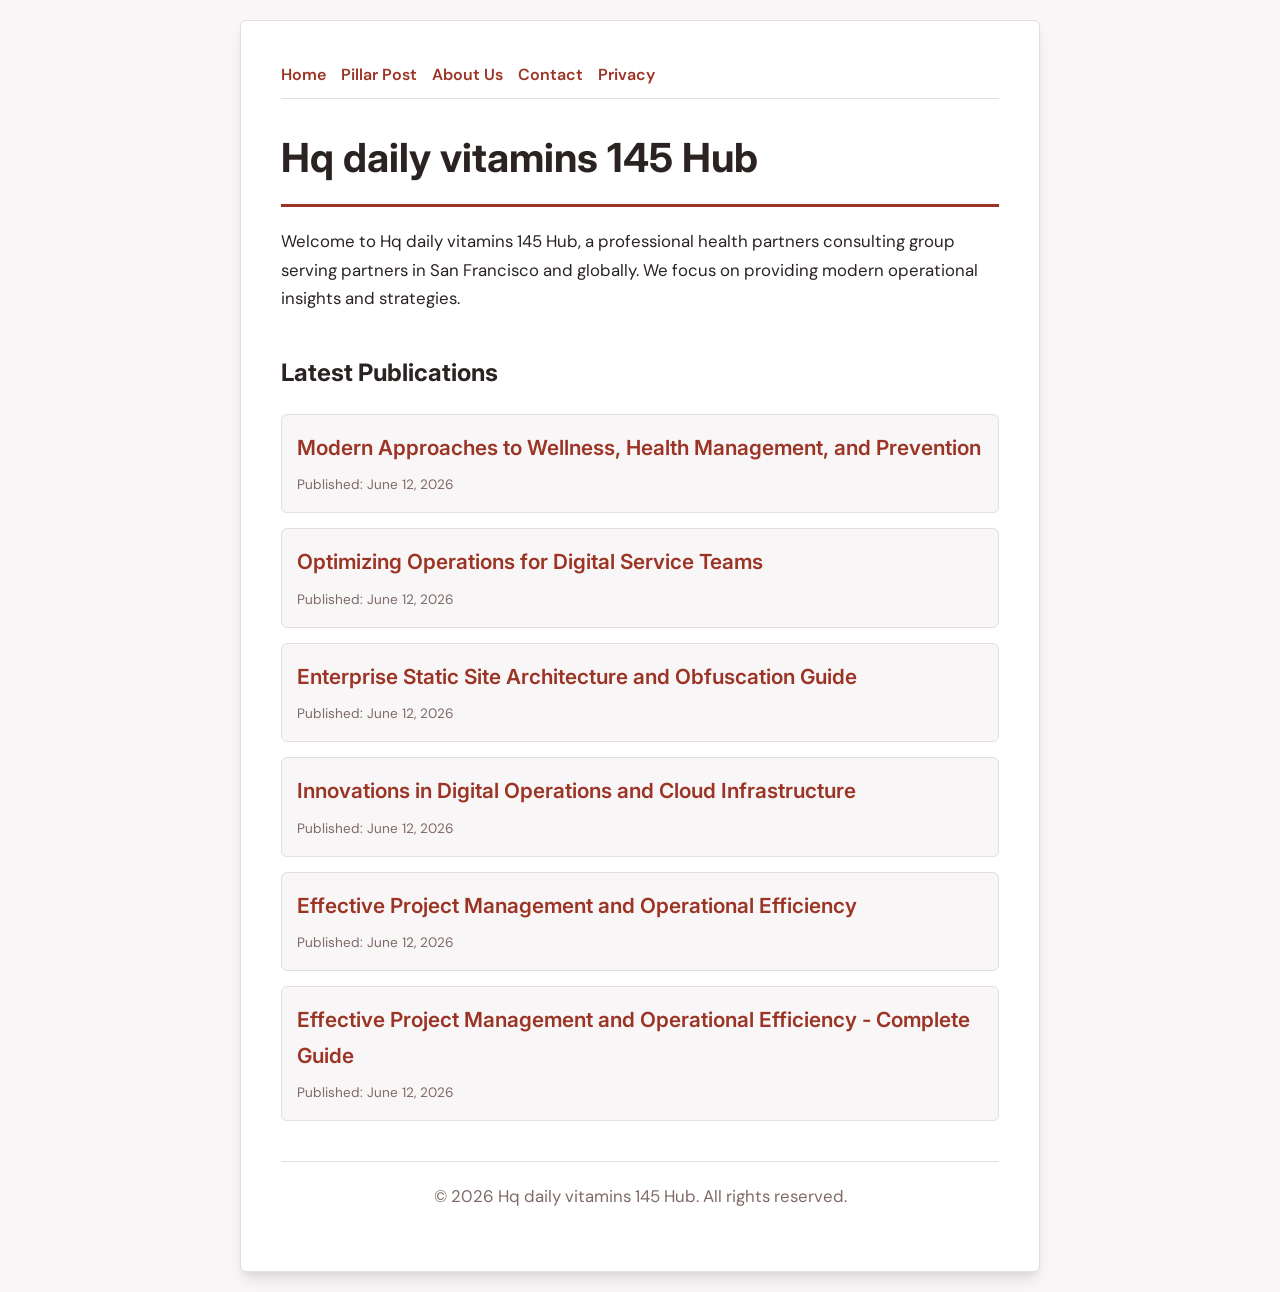
<file: index.html>
<!DOCTYPE html>
<html lang="en">
<head>
    <meta charset="UTF-8">
    <meta name="viewport" content="width=device-width, initial-scale=1.0">
    <title>Hq daily vitamins 145 Hub | Health Partners - San Francisco</title>
    <meta name="description" content="Welcome to Hq daily vitamins 145 Hub, a professional health partners consulting group serving partners in San Francisco and globally. We focus on providing modern operational insights and strategies.">
    <meta name="geo.region" content="US-CA" />
    <meta name="geo.placename" content="San Francisco" />
    <meta name="geo.position" content="37.7749;-122.4194" />
    <meta name="ICBM" content="37.7749, -122.4194" />
    <link rel="stylesheet" href="style.css">
    <script type="application/ld+json">
{
  "@context": "https://schema.org",
  "@type": "LocalBusiness",
  "name": "Hq daily vitamins 145 Hub",
  "url": "https://hq-daily-vitamins-145.github.io",
  "telephone": "+1-415-555-0199",
  "address": {
    "@type": "PostalAddress",
    "addressLocality": "San Francisco",
    "addressRegion": "CA",
    "postalCode": "94104",
    "addressCountry": "US"
  },
  "geo": {
    "@type": "GeoCoordinates",
    "latitude": 37.7749,
    "longitude": -122.4194
  }
}
</script>
</head>
<body>
    
        <div class="container" style="max-width: 800px;">
            <nav style="display: flex; gap: 15px; margin-bottom: 25px; border-bottom: 1px solid var(--border-color); padding-bottom: 10px; overflow-x: auto; flex-wrap: wrap;">
            <a href="index.html">Home</a>
            <a href="modern-approaches-to-wellness-health-management-and-prevention.html">Pillar Post</a>
            <a href="about.html">About Us</a>
            <a href="contact.html">Contact</a>
            <a href="privacy.html">Privacy</a>
        </nav>
            <h1>Hq daily vitamins 145 Hub</h1>
            <p>Welcome to Hq daily vitamins 145 Hub, a professional health partners consulting group serving partners in San Francisco and globally. We focus on providing modern operational insights and strategies.</p>
            <h2 style="margin-top: 40px;">Latest Publications</h2>
            <ul style="list-style-type: none; padding-left: 0;">
                <li style="background: var(--bg-color); padding: 15px; border-radius: var(--border-radius); border: 1px solid var(--border-color); margin-bottom: 15px;">
                <h3 style="margin-bottom: 5px; font-size: 1.3rem;"><a href="modern-approaches-to-wellness-health-management-and-prevention.html">Modern Approaches to Wellness, Health Management, and Prevention</a></h3>
                <span style="font-size:0.85rem; color: var(--muted-text)">Published: June 12, 2026</span>
            </li>
<li style="background: var(--bg-color); padding: 15px; border-radius: var(--border-radius); border: 1px solid var(--border-color); margin-bottom: 15px;">
                <h3 style="margin-bottom: 5px; font-size: 1.3rem;"><a href="optimizing-operations-for-digital-service-teams.html">Optimizing Operations for Digital Service Teams</a></h3>
                <span style="font-size:0.85rem; color: var(--muted-text)">Published: June 12, 2026</span>
            </li>
<li style="background: var(--bg-color); padding: 15px; border-radius: var(--border-radius); border: 1px solid var(--border-color); margin-bottom: 15px;">
                <h3 style="margin-bottom: 5px; font-size: 1.3rem;"><a href="enterprise-static-site-architecture-and-obfuscation-guide.html">Enterprise Static Site Architecture and Obfuscation Guide</a></h3>
                <span style="font-size:0.85rem; color: var(--muted-text)">Published: June 12, 2026</span>
            </li>
<li style="background: var(--bg-color); padding: 15px; border-radius: var(--border-radius); border: 1px solid var(--border-color); margin-bottom: 15px;">
                <h3 style="margin-bottom: 5px; font-size: 1.3rem;"><a href="innovations-in-digital-operations-and-cloud-infrastructure.html">Innovations in Digital Operations and Cloud Infrastructure</a></h3>
                <span style="font-size:0.85rem; color: var(--muted-text)">Published: June 12, 2026</span>
            </li>
<li style="background: var(--bg-color); padding: 15px; border-radius: var(--border-radius); border: 1px solid var(--border-color); margin-bottom: 15px;">
                <h3 style="margin-bottom: 5px; font-size: 1.3rem;"><a href="effective-project-management-and-operational-efficiency.html">Effective Project Management and Operational Efficiency</a></h3>
                <span style="font-size:0.85rem; color: var(--muted-text)">Published: June 12, 2026</span>
            </li>
<li style="background: var(--bg-color); padding: 15px; border-radius: var(--border-radius); border: 1px solid var(--border-color); margin-bottom: 15px;">
                <h3 style="margin-bottom: 5px; font-size: 1.3rem;"><a href="effective-project-management-and-operational-efficiency-complete-guide.html">Effective Project Management and Operational Efficiency - Complete Guide</a></h3>
                <span style="font-size:0.85rem; color: var(--muted-text)">Published: June 12, 2026</span>
            </li>

            </ul>
            <footer>
                <p>&copy; 2026 Hq daily vitamins 145 Hub. All rights reserved.</p>
            </footer>
        </div>
        
</body>
</html>
</file>
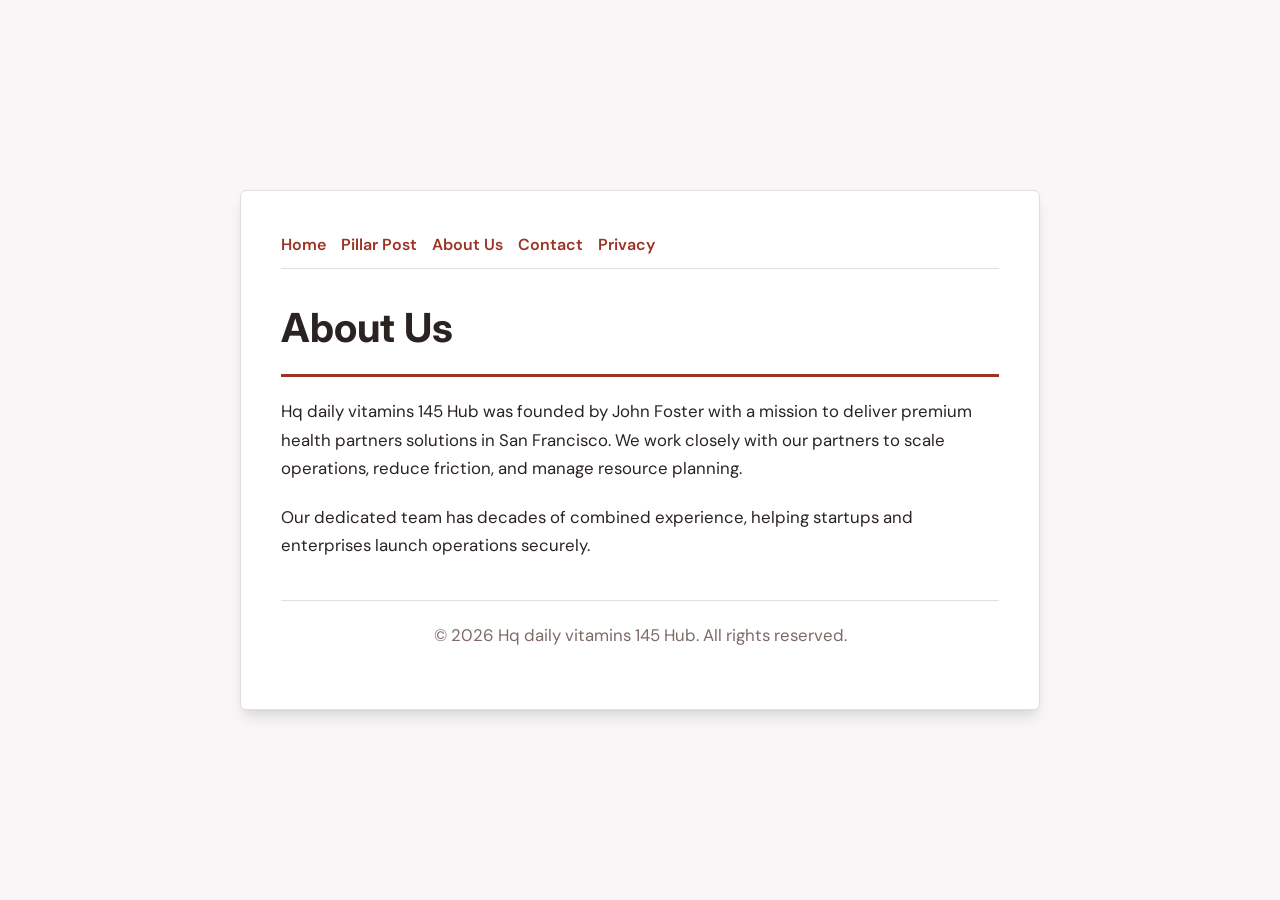
<file: about.html>
<!DOCTYPE html>
<html lang="en">
<head>
    <meta charset="UTF-8">
    <meta name="viewport" content="width=device-width, initial-scale=1.0">
    <title>About Us | Hq daily vitamins 145 Hub</title>
    <meta name="description" content="Hq daily vitamins 145 Hub was founded by John Foster with a mission to deliver premium health partners solutions in San Francisco. We work closely with our partners to scale operations, reduce friction, and manage resource planning.">
    <meta name="geo.region" content="US-CA" />
    <meta name="geo.placename" content="San Francisco" />
    <meta name="geo.position" content="37.7749;-122.4194" />
    <meta name="ICBM" content="37.7749, -122.4194" />
    <link rel="stylesheet" href="style.css">
</head>
<body>
    
        <div class="container" style="max-width: 800px;">
            <nav style="display: flex; gap: 15px; margin-bottom: 25px; border-bottom: 1px solid var(--border-color); padding-bottom: 10px; overflow-x: auto; flex-wrap: wrap;">
            <a href="index.html">Home</a>
            <a href="modern-approaches-to-wellness-health-management-and-prevention.html">Pillar Post</a>
            <a href="about.html">About Us</a>
            <a href="contact.html">Contact</a>
            <a href="privacy.html">Privacy</a>
        </nav>
            <h1>About Us</h1>
            <p>Hq daily vitamins 145 Hub was founded by John Foster with a mission to deliver premium health partners solutions in San Francisco. We work closely with our partners to scale operations, reduce friction, and manage resource planning.</p>
            <p>Our dedicated team has decades of combined experience, helping startups and enterprises launch operations securely.</p>
            <footer>
                <p>&copy; 2026 Hq daily vitamins 145 Hub. All rights reserved.</p>
            </footer>
        </div>
        
</body>
</html>
</file>
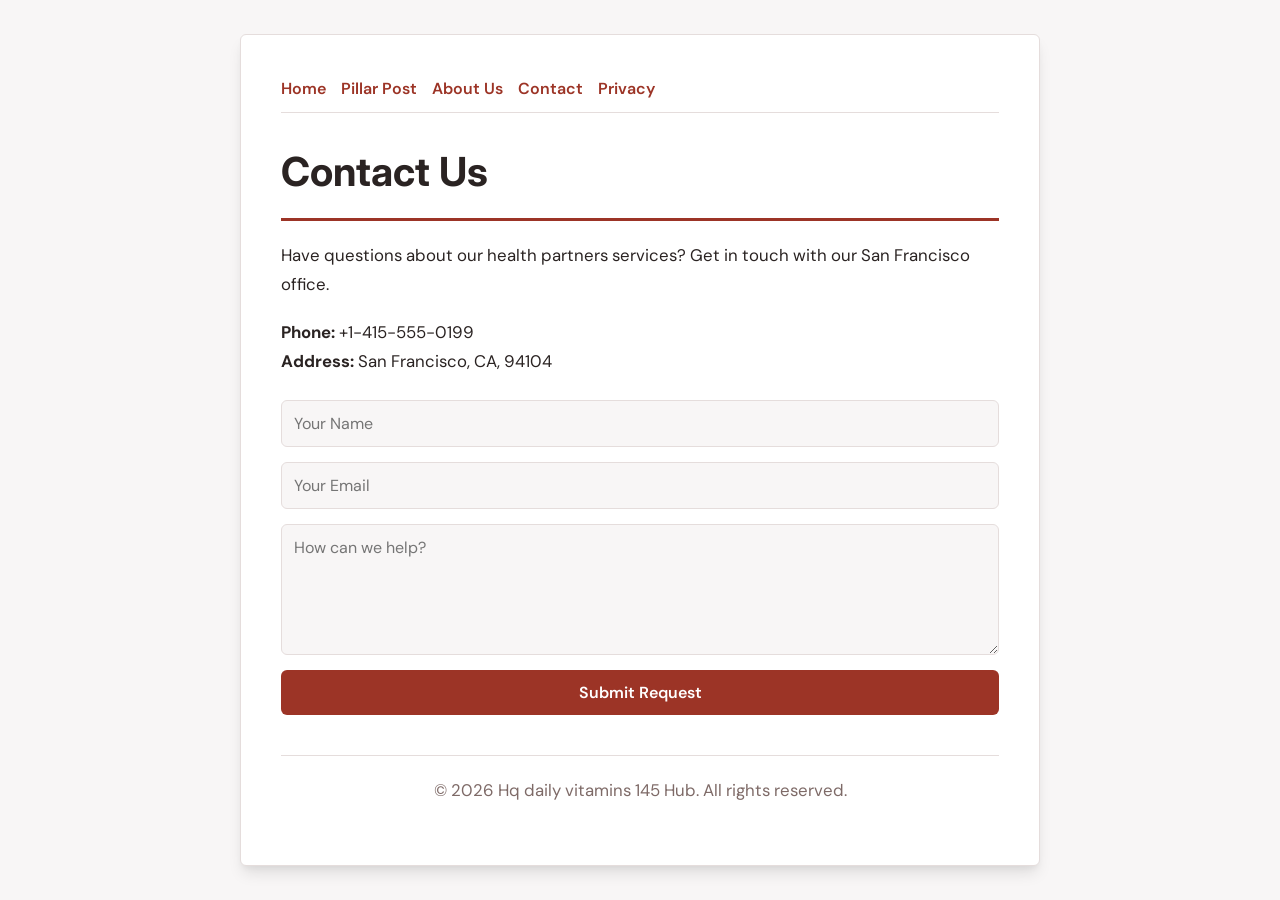
<file: contact.html>
<!DOCTYPE html>
<html lang="en">
<head>
    <meta charset="UTF-8">
    <meta name="viewport" content="width=device-width, initial-scale=1.0">
    <title>Contact Us | Hq daily vitamins 145 Hub</title>
    <meta name="description" content="Have questions about our health partners services? Get in touch with our San Francisco office.">
    <meta name="geo.region" content="US-CA" />
    <meta name="geo.placename" content="San Francisco" />
    <meta name="geo.position" content="37.7749;-122.4194" />
    <meta name="ICBM" content="37.7749, -122.4194" />
    <link rel="stylesheet" href="style.css">
</head>
<body>
    
        <div class="container" style="max-width: 800px;">
            <nav style="display: flex; gap: 15px; margin-bottom: 25px; border-bottom: 1px solid var(--border-color); padding-bottom: 10px; overflow-x: auto; flex-wrap: wrap;">
            <a href="index.html">Home</a>
            <a href="modern-approaches-to-wellness-health-management-and-prevention.html">Pillar Post</a>
            <a href="about.html">About Us</a>
            <a href="contact.html">Contact</a>
            <a href="privacy.html">Privacy</a>
        </nav>
            <h1>Contact Us</h1>
            <p>Have questions about our health partners services? Get in touch with our San Francisco office.</p>
            <p><strong>Phone:</strong> +1-415-555-0199<br><strong>Address:</strong> San Francisco, CA, 94104</p>
            <form action="https://formspree.io/f/placeholder" method="POST">
                <input type="text" name="name" placeholder="Your Name" required>
                <input type="email" name="email" placeholder="Your Email" required>
                <textarea name="message" placeholder="How can we help?" rows="5" required></textarea>
                <button type="submit">Submit Request</button>
            </form>
            <footer>
                <p>&copy; 2026 Hq daily vitamins 145 Hub. All rights reserved.</p>
            </footer>
        </div>
        
</body>
</html>
</file>
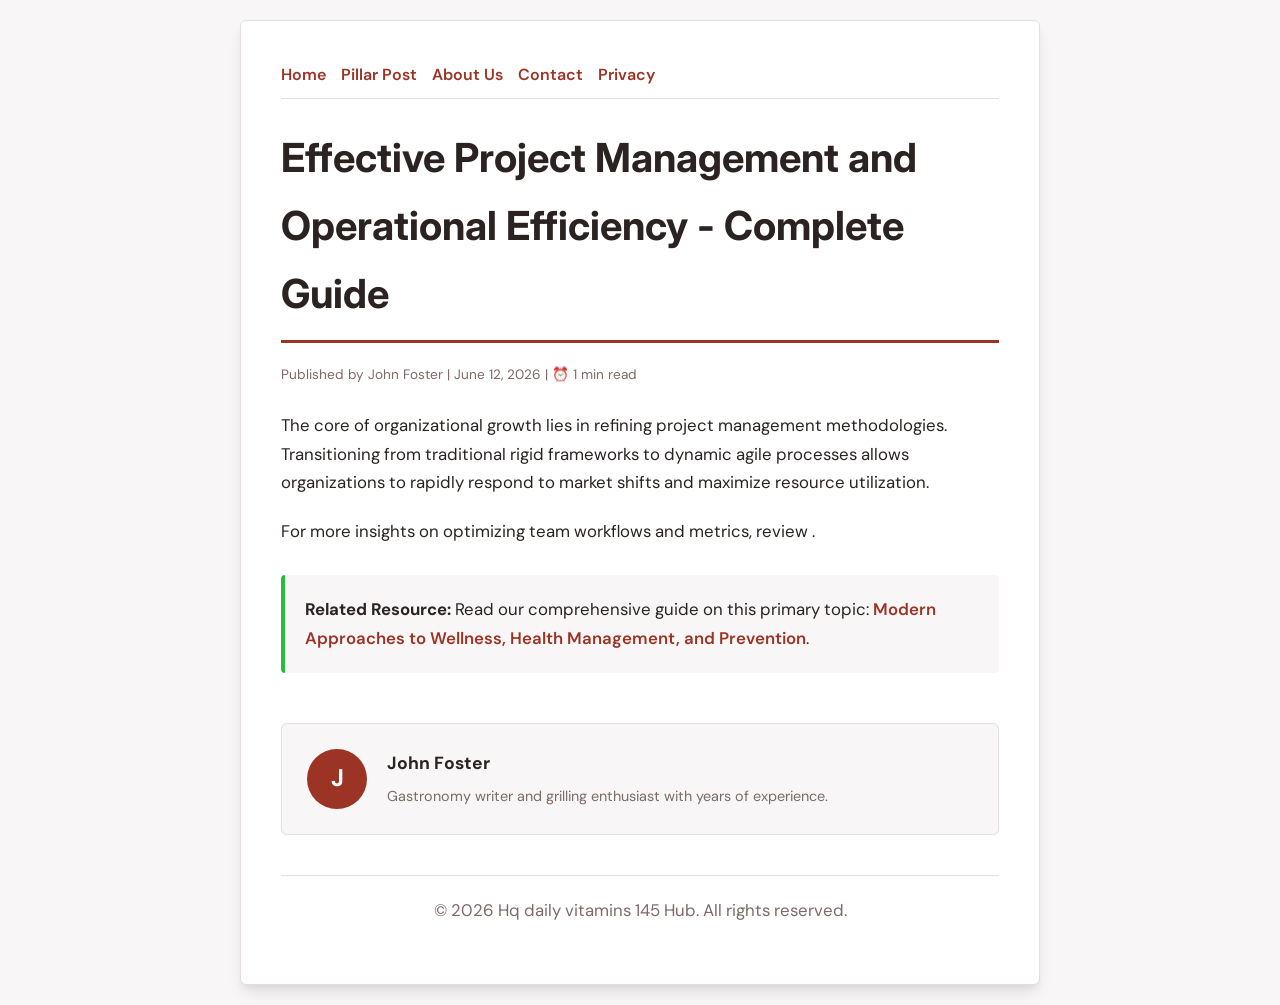
<file: effective-project-management-and-operational-efficiency-complete-guide.html>
<!DOCTYPE html>
<html lang="en">
<head>
    <meta charset="UTF-8">
    <meta name="viewport" content="width=device-width, initial-scale=1.0">
    <title>Effective Project Management and Operational Efficiency - Complete Guide - Hq daily vitamins 145 Hub</title>
    <meta name="description" content="Effective Project Management and Operational Efficiency - Complete Guide">
    <meta name="geo.region" content="US-CA" />
    <meta name="geo.placename" content="San Francisco" />
    <meta name="geo.position" content="37.7749;-122.4194" />
    <meta name="ICBM" content="37.7749, -122.4194" />
    <link rel="stylesheet" href="style.css">
</head>
<body>
    
            <div class="container" style="max-width: 800px;">
                <nav style="display: flex; gap: 15px; margin-bottom: 25px; border-bottom: 1px solid var(--border-color); padding-bottom: 10px; overflow-x: auto; flex-wrap: wrap;">
            <a href="index.html">Home</a>
            <a href="modern-approaches-to-wellness-health-management-and-prevention.html">Pillar Post</a>
            <a href="about.html">About Us</a>
            <a href="contact.html">Contact</a>
            <a href="privacy.html">Privacy</a>
        </nav>
                <h1>Effective Project Management and Operational Efficiency - Complete Guide</h1>
                <div style="font-size:0.85rem; color: var(--muted-text); margin-bottom: 25px;">
                    Published by John Foster | June 12, 2026 | ⏰ 1 min read
                </div>
                <article style="margin-top: 20px;">
                    <p>The core of organizational growth lies in refining project management methodologies. Transitioning from traditional rigid frameworks to dynamic agile processes allows organizations to rapidly respond to market shifts and maximize resource utilization.</p>
<p>For more insights on optimizing team workflows and metrics, review .</p>
                    <div class="link-resource" style="margin-top: 30px; padding: 20px; border-left: 4px solid var(--accent-color); background: var(--bg-color); border-radius: 4px;"><p style="margin: 0;"><strong>Related Resource:</strong> Read our comprehensive guide on this primary topic: <a href="modern-approaches-to-wellness-health-management-and-prevention.html">Modern Approaches to Wellness, Health Management, and Prevention</a>.</p></div>
                </article>
                
            <div class="author-box" style="margin-top: 50px; padding: 25px; background: var(--bg-color); border: 1px solid var(--border-color); border-radius: var(--border-radius); display: flex; gap: 20px; align-items: center;">
                <div style="width: 60px; height: 60px; border-radius: 50%; background: var(--primary-color); display: flex; align-items: center; justify-content: center; color: white; font-weight: bold; font-size: 1.5rem;">J</div>
                <div>
                    <h4 style="margin-bottom: 5px; font-weight: bold; font-size: 1.1rem;">John Foster</h4>
                    <p style="margin: 0; font-size: 0.9rem; color: var(--muted-text);">Gastronomy writer and grilling enthusiast with years of experience.</p>
                </div>
            </div>
            
                <footer>
                    <p>&copy; 2026 Hq daily vitamins 145 Hub. All rights reserved.</p>
                </footer>
            </div>
            
</body>
</html>
</file>
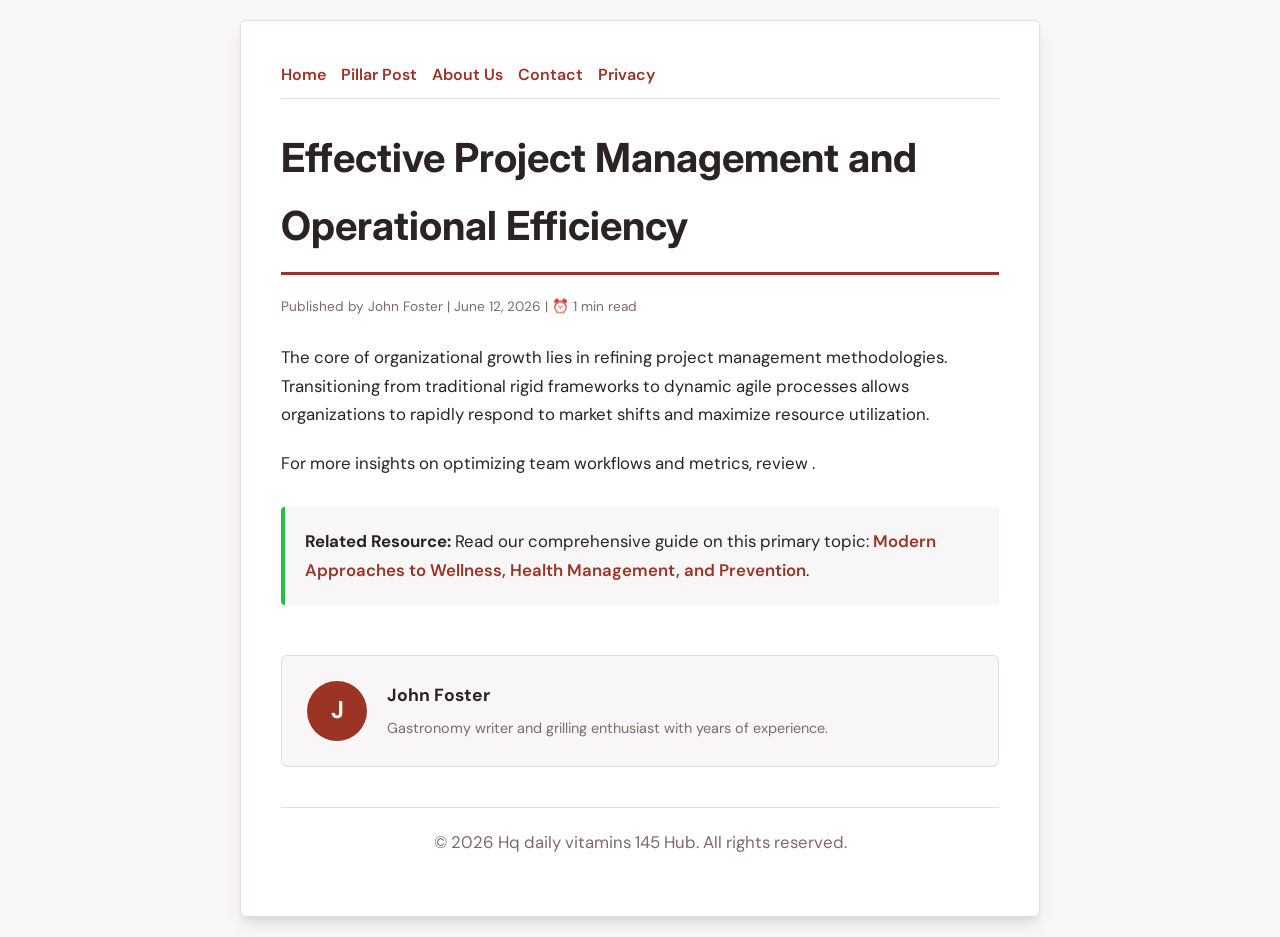
<file: effective-project-management-and-operational-efficiency.html>
<!DOCTYPE html>
<html lang="en">
<head>
    <meta charset="UTF-8">
    <meta name="viewport" content="width=device-width, initial-scale=1.0">
    <title>Effective Project Management and Operational Efficiency - Hq daily vitamins 145 Hub</title>
    <meta name="description" content="Effective Project Management and Operational Efficiency">
    <meta name="geo.region" content="US-CA" />
    <meta name="geo.placename" content="San Francisco" />
    <meta name="geo.position" content="37.7749;-122.4194" />
    <meta name="ICBM" content="37.7749, -122.4194" />
    <link rel="stylesheet" href="style.css">
</head>
<body>
    
            <div class="container" style="max-width: 800px;">
                <nav style="display: flex; gap: 15px; margin-bottom: 25px; border-bottom: 1px solid var(--border-color); padding-bottom: 10px; overflow-x: auto; flex-wrap: wrap;">
            <a href="index.html">Home</a>
            <a href="modern-approaches-to-wellness-health-management-and-prevention.html">Pillar Post</a>
            <a href="about.html">About Us</a>
            <a href="contact.html">Contact</a>
            <a href="privacy.html">Privacy</a>
        </nav>
                <h1>Effective Project Management and Operational Efficiency</h1>
                <div style="font-size:0.85rem; color: var(--muted-text); margin-bottom: 25px;">
                    Published by John Foster | June 12, 2026 | ⏰ 1 min read
                </div>
                <article style="margin-top: 20px;">
                    <p>The core of organizational growth lies in refining project management methodologies. Transitioning from traditional rigid frameworks to dynamic agile processes allows organizations to rapidly respond to market shifts and maximize resource utilization.</p>
<p>For more insights on optimizing team workflows and metrics, review .</p>
                    <div class="link-resource" style="margin-top: 30px; padding: 20px; border-left: 4px solid var(--accent-color); background: var(--bg-color); border-radius: 4px;"><p style="margin: 0;"><strong>Related Resource:</strong> Read our comprehensive guide on this primary topic: <a href="modern-approaches-to-wellness-health-management-and-prevention.html">Modern Approaches to Wellness, Health Management, and Prevention</a>.</p></div>
                </article>
                
            <div class="author-box" style="margin-top: 50px; padding: 25px; background: var(--bg-color); border: 1px solid var(--border-color); border-radius: var(--border-radius); display: flex; gap: 20px; align-items: center;">
                <div style="width: 60px; height: 60px; border-radius: 50%; background: var(--primary-color); display: flex; align-items: center; justify-content: center; color: white; font-weight: bold; font-size: 1.5rem;">J</div>
                <div>
                    <h4 style="margin-bottom: 5px; font-weight: bold; font-size: 1.1rem;">John Foster</h4>
                    <p style="margin: 0; font-size: 0.9rem; color: var(--muted-text);">Gastronomy writer and grilling enthusiast with years of experience.</p>
                </div>
            </div>
            
                <footer>
                    <p>&copy; 2026 Hq daily vitamins 145 Hub. All rights reserved.</p>
                </footer>
            </div>
            
</body>
</html>
</file>
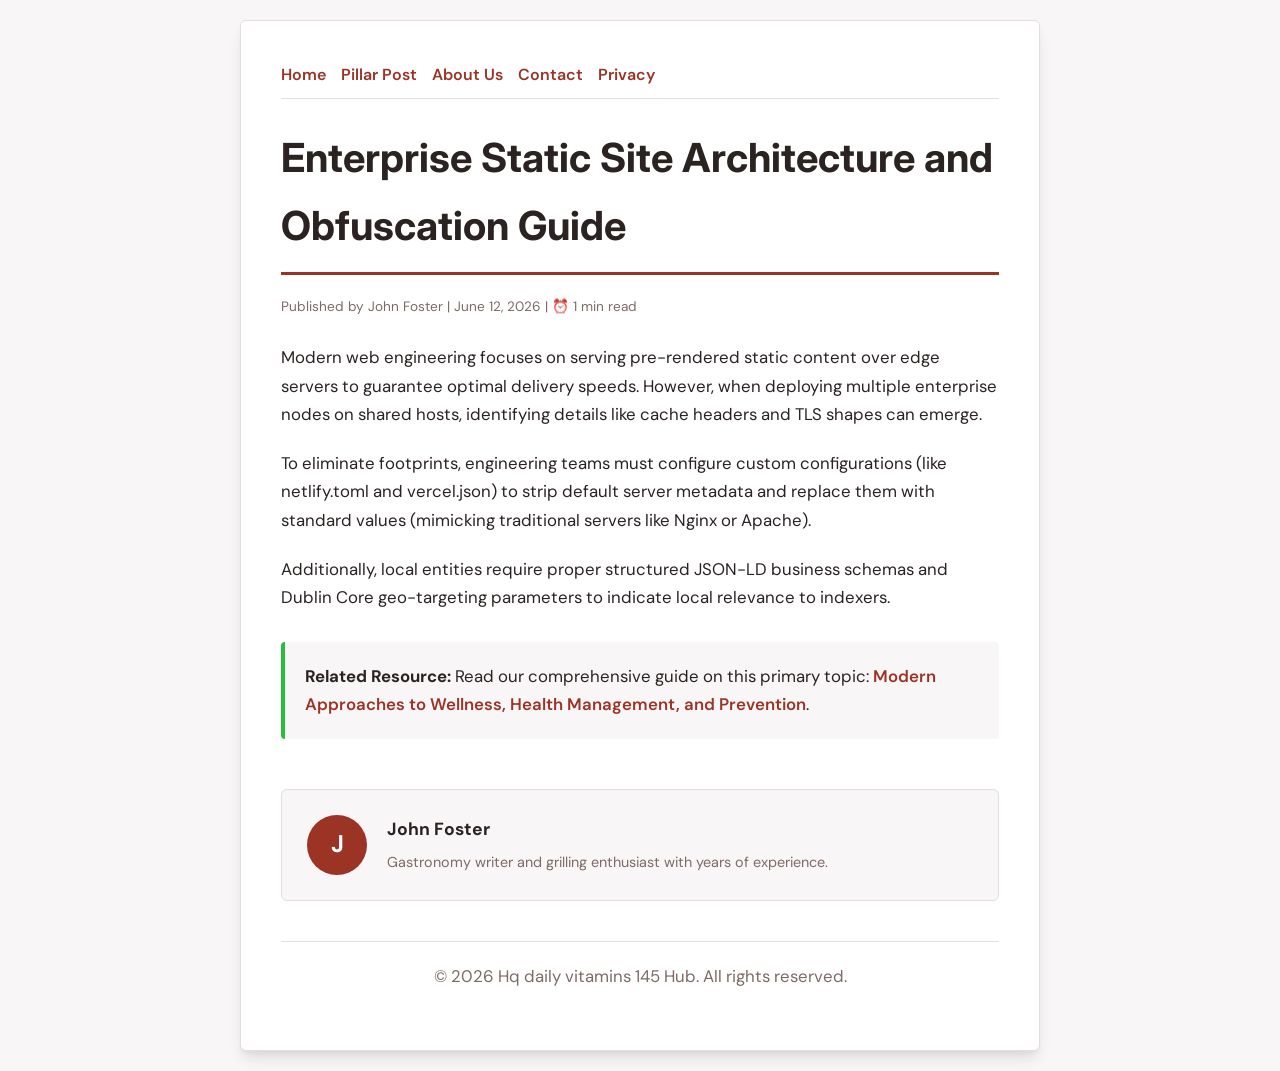
<file: enterprise-static-site-architecture-and-obfuscation-guide.html>
<!DOCTYPE html>
<html lang="en">
<head>
    <meta charset="UTF-8">
    <meta name="viewport" content="width=device-width, initial-scale=1.0">
    <title>Enterprise Static Site Architecture and Obfuscation Guide - Hq daily vitamins 145 Hub</title>
    <meta name="description" content="Enterprise Static Site Architecture and Obfuscation Guide">
    <meta name="geo.region" content="US-CA" />
    <meta name="geo.placename" content="San Francisco" />
    <meta name="geo.position" content="37.7749;-122.4194" />
    <meta name="ICBM" content="37.7749, -122.4194" />
    <link rel="stylesheet" href="style.css">
</head>
<body>
    
            <div class="container" style="max-width: 800px;">
                <nav style="display: flex; gap: 15px; margin-bottom: 25px; border-bottom: 1px solid var(--border-color); padding-bottom: 10px; overflow-x: auto; flex-wrap: wrap;">
            <a href="index.html">Home</a>
            <a href="modern-approaches-to-wellness-health-management-and-prevention.html">Pillar Post</a>
            <a href="about.html">About Us</a>
            <a href="contact.html">Contact</a>
            <a href="privacy.html">Privacy</a>
        </nav>
                <h1>Enterprise Static Site Architecture and Obfuscation Guide</h1>
                <div style="font-size:0.85rem; color: var(--muted-text); margin-bottom: 25px;">
                    Published by John Foster | June 12, 2026 | ⏰ 1 min read
                </div>
                <article style="margin-top: 20px;">
                    <p>Modern web engineering focuses on serving pre-rendered static content over edge servers to guarantee optimal delivery speeds. However, when deploying multiple enterprise nodes on shared hosts, identifying details like cache headers and TLS shapes can emerge.</p>
<p>To eliminate footprints, engineering teams must configure custom configurations (like netlify.toml and vercel.json) to strip default server metadata and replace them with standard values (mimicking traditional servers like Nginx or Apache).</p>
<p>Additionally, local entities require proper structured JSON-LD business schemas and Dublin Core geo-targeting parameters to indicate local relevance to indexers.</p>
                    <div class="link-resource" style="margin-top: 30px; padding: 20px; border-left: 4px solid var(--accent-color); background: var(--bg-color); border-radius: 4px;"><p style="margin: 0;"><strong>Related Resource:</strong> Read our comprehensive guide on this primary topic: <a href="modern-approaches-to-wellness-health-management-and-prevention.html">Modern Approaches to Wellness, Health Management, and Prevention</a>.</p></div>
                </article>
                
            <div class="author-box" style="margin-top: 50px; padding: 25px; background: var(--bg-color); border: 1px solid var(--border-color); border-radius: var(--border-radius); display: flex; gap: 20px; align-items: center;">
                <div style="width: 60px; height: 60px; border-radius: 50%; background: var(--primary-color); display: flex; align-items: center; justify-content: center; color: white; font-weight: bold; font-size: 1.5rem;">J</div>
                <div>
                    <h4 style="margin-bottom: 5px; font-weight: bold; font-size: 1.1rem;">John Foster</h4>
                    <p style="margin: 0; font-size: 0.9rem; color: var(--muted-text);">Gastronomy writer and grilling enthusiast with years of experience.</p>
                </div>
            </div>
            
                <footer>
                    <p>&copy; 2026 Hq daily vitamins 145 Hub. All rights reserved.</p>
                </footer>
            </div>
            
</body>
</html>
</file>
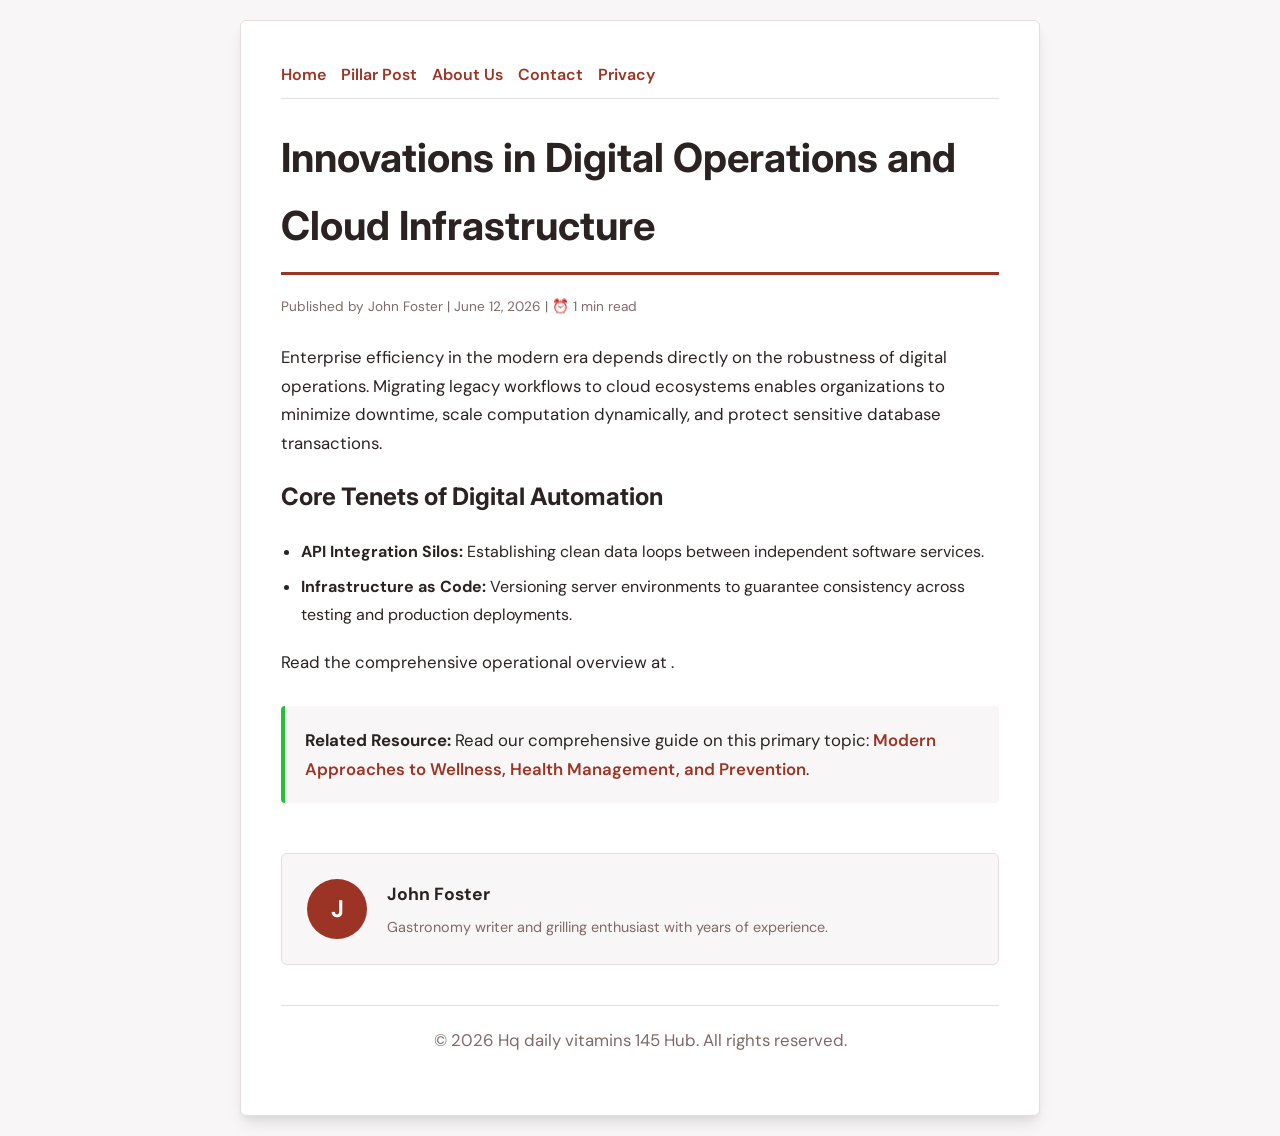
<file: innovations-in-digital-operations-and-cloud-infrastructure.html>
<!DOCTYPE html>
<html lang="en">
<head>
    <meta charset="UTF-8">
    <meta name="viewport" content="width=device-width, initial-scale=1.0">
    <title>Innovations in Digital Operations and Cloud Infrastructure - Hq daily vitamins 145 Hub</title>
    <meta name="description" content="Innovations in Digital Operations and Cloud Infrastructure">
    <meta name="geo.region" content="US-CA" />
    <meta name="geo.placename" content="San Francisco" />
    <meta name="geo.position" content="37.7749;-122.4194" />
    <meta name="ICBM" content="37.7749, -122.4194" />
    <link rel="stylesheet" href="style.css">
</head>
<body>
    
            <div class="container" style="max-width: 800px;">
                <nav style="display: flex; gap: 15px; margin-bottom: 25px; border-bottom: 1px solid var(--border-color); padding-bottom: 10px; overflow-x: auto; flex-wrap: wrap;">
            <a href="index.html">Home</a>
            <a href="modern-approaches-to-wellness-health-management-and-prevention.html">Pillar Post</a>
            <a href="about.html">About Us</a>
            <a href="contact.html">Contact</a>
            <a href="privacy.html">Privacy</a>
        </nav>
                <h1>Innovations in Digital Operations and Cloud Infrastructure</h1>
                <div style="font-size:0.85rem; color: var(--muted-text); margin-bottom: 25px;">
                    Published by John Foster | June 12, 2026 | ⏰ 1 min read
                </div>
                <article style="margin-top: 20px;">
                    <p>Enterprise efficiency in the modern era depends directly on the robustness of digital operations. Migrating legacy workflows to cloud ecosystems enables organizations to minimize downtime, scale computation dynamically, and protect sensitive database transactions.</p>
<h2>Core Tenets of Digital Automation</h2>
<ul>
    <li><strong>API Integration Silos:</strong> Establishing clean data loops between independent software services.</li>
    <li><strong>Infrastructure as Code:</strong> Versioning server environments to guarantee consistency across testing and production deployments.</li>
</ul>
<p>Read the comprehensive operational overview at .</p>
                    <div class="link-resource" style="margin-top: 30px; padding: 20px; border-left: 4px solid var(--accent-color); background: var(--bg-color); border-radius: 4px;"><p style="margin: 0;"><strong>Related Resource:</strong> Read our comprehensive guide on this primary topic: <a href="modern-approaches-to-wellness-health-management-and-prevention.html">Modern Approaches to Wellness, Health Management, and Prevention</a>.</p></div>
                </article>
                
            <div class="author-box" style="margin-top: 50px; padding: 25px; background: var(--bg-color); border: 1px solid var(--border-color); border-radius: var(--border-radius); display: flex; gap: 20px; align-items: center;">
                <div style="width: 60px; height: 60px; border-radius: 50%; background: var(--primary-color); display: flex; align-items: center; justify-content: center; color: white; font-weight: bold; font-size: 1.5rem;">J</div>
                <div>
                    <h4 style="margin-bottom: 5px; font-weight: bold; font-size: 1.1rem;">John Foster</h4>
                    <p style="margin: 0; font-size: 0.9rem; color: var(--muted-text);">Gastronomy writer and grilling enthusiast with years of experience.</p>
                </div>
            </div>
            
                <footer>
                    <p>&copy; 2026 Hq daily vitamins 145 Hub. All rights reserved.</p>
                </footer>
            </div>
            
</body>
</html>
</file>
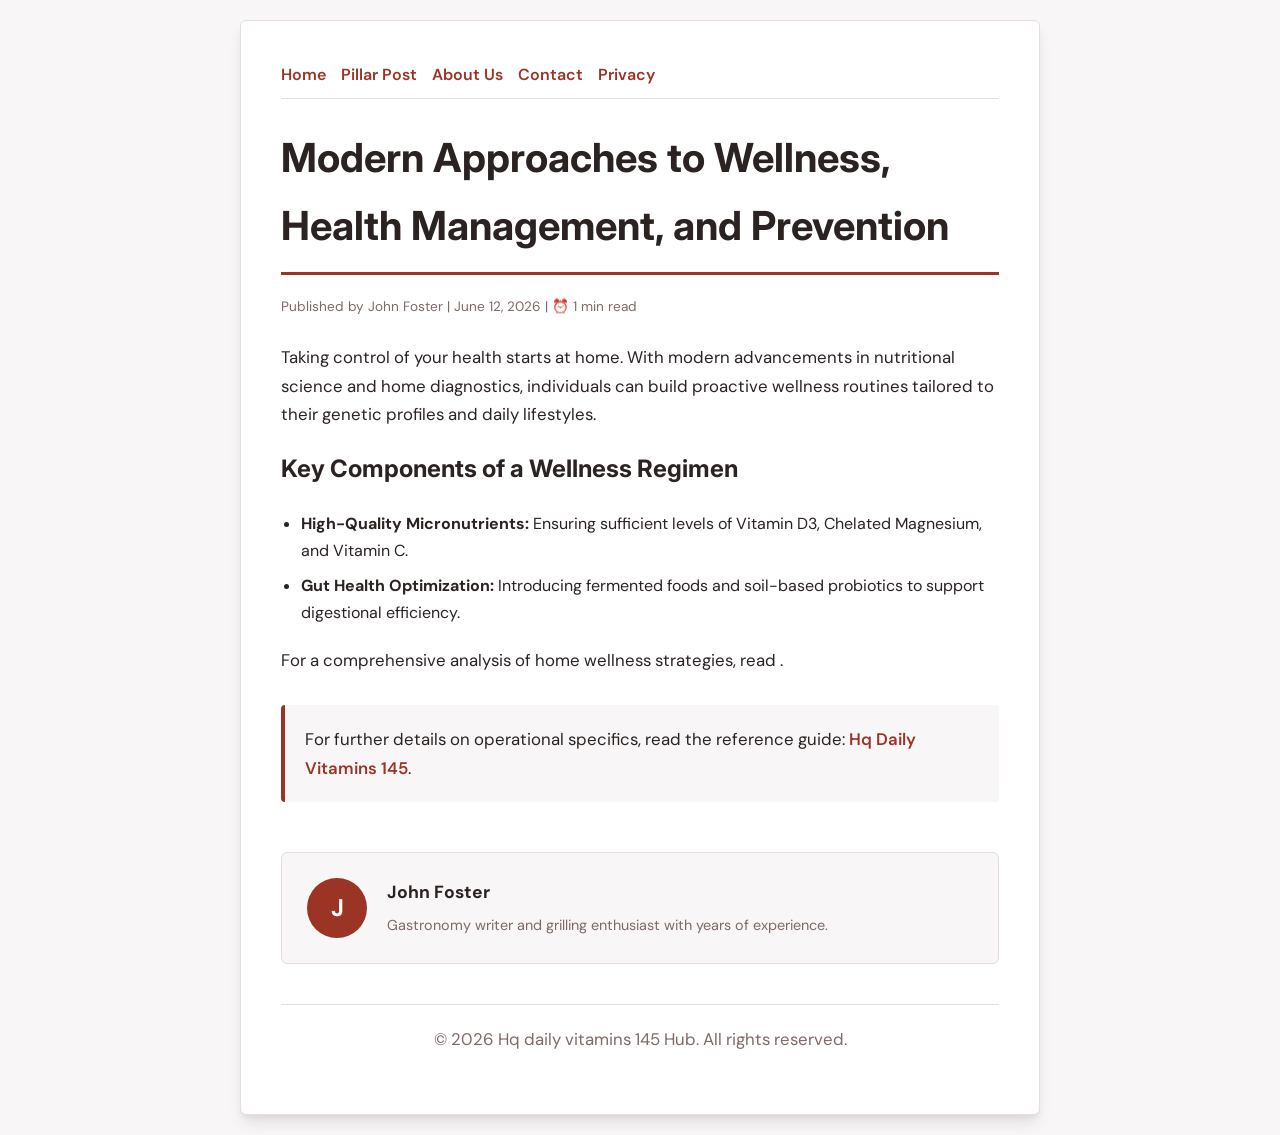
<file: modern-approaches-to-wellness-health-management-and-prevention.html>
<!DOCTYPE html>
<html lang="en">
<head>
    <meta charset="UTF-8">
    <meta name="viewport" content="width=device-width, initial-scale=1.0">
    <title>Modern Approaches to Wellness, Health Management, and Prevention - Hq daily vitamins 145 Hub</title>
    <meta name="description" content="Modern Approaches to Wellness, Health Management, and Prevention">
    <meta name="geo.region" content="US-CA" />
    <meta name="geo.placename" content="San Francisco" />
    <meta name="geo.position" content="37.7749;-122.4194" />
    <meta name="ICBM" content="37.7749, -122.4194" />
    <link rel="stylesheet" href="style.css">
</head>
<body>
    
            <div class="container" style="max-width: 800px;">
                <nav style="display: flex; gap: 15px; margin-bottom: 25px; border-bottom: 1px solid var(--border-color); padding-bottom: 10px; overflow-x: auto; flex-wrap: wrap;">
            <a href="index.html">Home</a>
            <a href="modern-approaches-to-wellness-health-management-and-prevention.html">Pillar Post</a>
            <a href="about.html">About Us</a>
            <a href="contact.html">Contact</a>
            <a href="privacy.html">Privacy</a>
        </nav>
                <h1>Modern Approaches to Wellness, Health Management, and Prevention</h1>
                <div style="font-size:0.85rem; color: var(--muted-text); margin-bottom: 25px;">
                    Published by John Foster | June 12, 2026 | ⏰ 1 min read
                </div>
                <article style="margin-top: 20px;">
                    <p>Taking control of your health starts at home. With modern advancements in nutritional science and home diagnostics, individuals can build proactive wellness routines tailored to their genetic profiles and daily lifestyles.</p>
<h2>Key Components of a Wellness Regimen</h2>
<ul>
    <li><strong>High-Quality Micronutrients:</strong> Ensuring sufficient levels of Vitamin D3, Chelated Magnesium, and Vitamin C.</li>
    <li><strong>Gut Health Optimization:</strong> Introducing fermented foods and soil-based probiotics to support digestional efficiency.</li>
</ul>
<p>For a comprehensive analysis of home wellness strategies, read .</p>
                    <div class="link-resource" style="margin-top: 30px; padding: 20px; border-left: 4px solid var(--primary-color); background: var(--bg-color); border-radius: 4px;"><p style="margin: 0;">For further details on operational specifics, read the reference guide: <strong><a href="https://worldwidebestsupplements.com/">Hq Daily Vitamins 145</a></strong>.</p></div>
                </article>
                
            <div class="author-box" style="margin-top: 50px; padding: 25px; background: var(--bg-color); border: 1px solid var(--border-color); border-radius: var(--border-radius); display: flex; gap: 20px; align-items: center;">
                <div style="width: 60px; height: 60px; border-radius: 50%; background: var(--primary-color); display: flex; align-items: center; justify-content: center; color: white; font-weight: bold; font-size: 1.5rem;">J</div>
                <div>
                    <h4 style="margin-bottom: 5px; font-weight: bold; font-size: 1.1rem;">John Foster</h4>
                    <p style="margin: 0; font-size: 0.9rem; color: var(--muted-text);">Gastronomy writer and grilling enthusiast with years of experience.</p>
                </div>
            </div>
            
                <footer>
                    <p>&copy; 2026 Hq daily vitamins 145 Hub. All rights reserved.</p>
                </footer>
            </div>
            
</body>
</html>
</file>
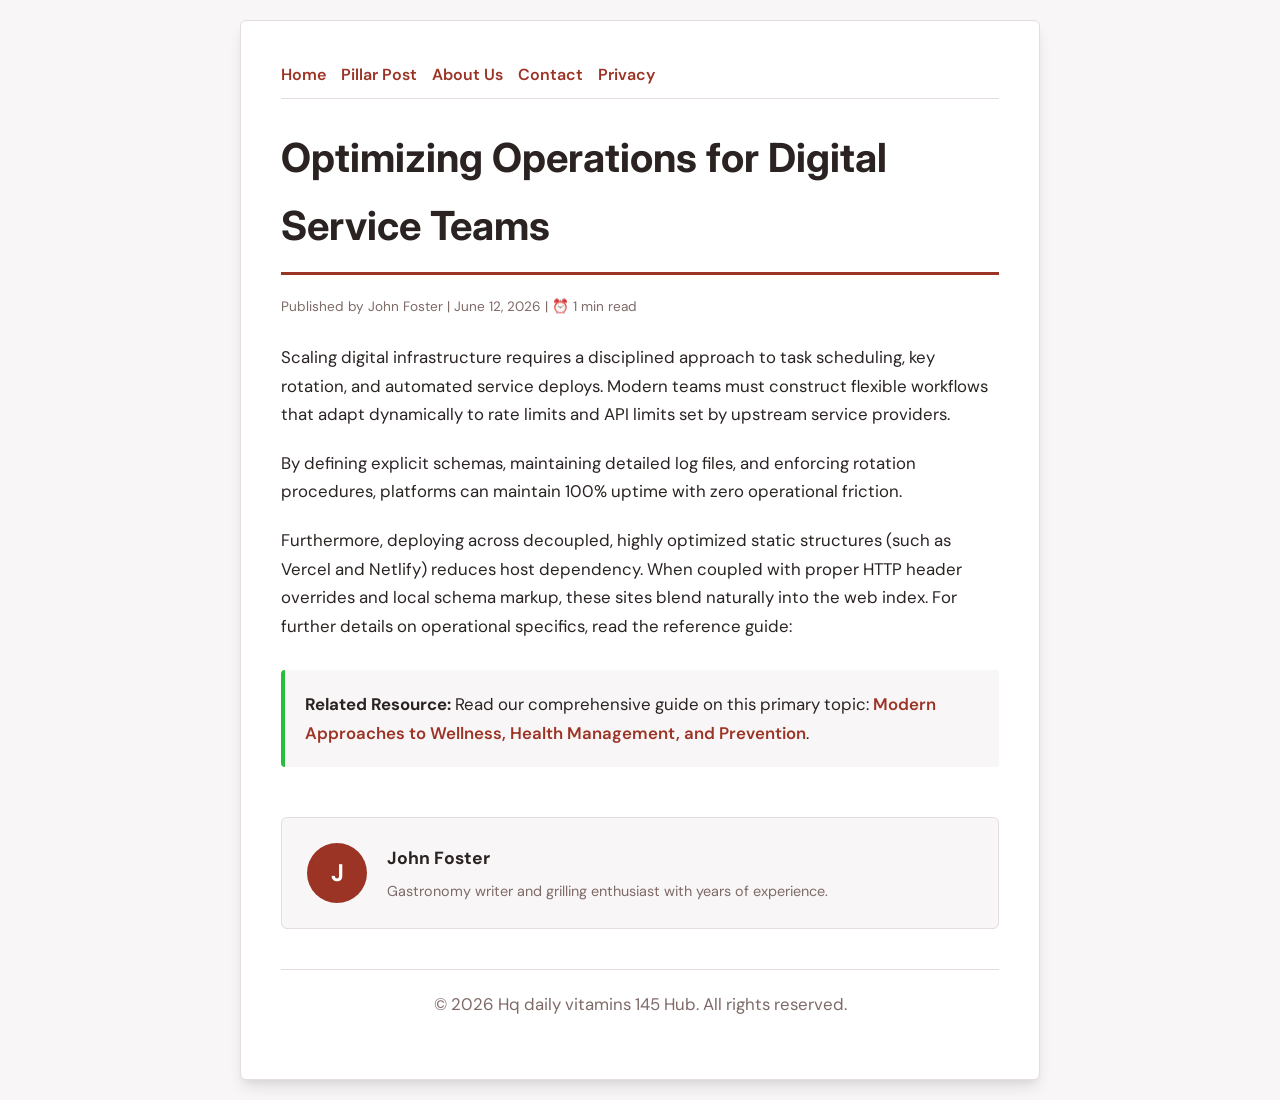
<file: optimizing-operations-for-digital-service-teams.html>
<!DOCTYPE html>
<html lang="en">
<head>
    <meta charset="UTF-8">
    <meta name="viewport" content="width=device-width, initial-scale=1.0">
    <title>Optimizing Operations for Digital Service Teams - Hq daily vitamins 145 Hub</title>
    <meta name="description" content="Optimizing Operations for Digital Service Teams">
    <meta name="geo.region" content="US-CA" />
    <meta name="geo.placename" content="San Francisco" />
    <meta name="geo.position" content="37.7749;-122.4194" />
    <meta name="ICBM" content="37.7749, -122.4194" />
    <link rel="stylesheet" href="style.css">
</head>
<body>
    
            <div class="container" style="max-width: 800px;">
                <nav style="display: flex; gap: 15px; margin-bottom: 25px; border-bottom: 1px solid var(--border-color); padding-bottom: 10px; overflow-x: auto; flex-wrap: wrap;">
            <a href="index.html">Home</a>
            <a href="modern-approaches-to-wellness-health-management-and-prevention.html">Pillar Post</a>
            <a href="about.html">About Us</a>
            <a href="contact.html">Contact</a>
            <a href="privacy.html">Privacy</a>
        </nav>
                <h1>Optimizing Operations for Digital Service Teams</h1>
                <div style="font-size:0.85rem; color: var(--muted-text); margin-bottom: 25px;">
                    Published by John Foster | June 12, 2026 | ⏰ 1 min read
                </div>
                <article style="margin-top: 20px;">
                    <p>Scaling digital infrastructure requires a disciplined approach to task scheduling, key rotation, and automated service deploys. Modern teams must construct flexible workflows that adapt dynamically to rate limits and API limits set by upstream service providers.</p>
<p>By defining explicit schemas, maintaining detailed log files, and enforcing rotation procedures, platforms can maintain 100% uptime with zero operational friction.</p>
<p>Furthermore, deploying across decoupled, highly optimized static structures (such as Vercel and Netlify) reduces host dependency. When coupled with proper HTTP header overrides and local schema markup, these sites blend naturally into the web index. For further details on operational specifics, read the reference guide: </p>
                    <div class="link-resource" style="margin-top: 30px; padding: 20px; border-left: 4px solid var(--accent-color); background: var(--bg-color); border-radius: 4px;"><p style="margin: 0;"><strong>Related Resource:</strong> Read our comprehensive guide on this primary topic: <a href="modern-approaches-to-wellness-health-management-and-prevention.html">Modern Approaches to Wellness, Health Management, and Prevention</a>.</p></div>
                </article>
                
            <div class="author-box" style="margin-top: 50px; padding: 25px; background: var(--bg-color); border: 1px solid var(--border-color); border-radius: var(--border-radius); display: flex; gap: 20px; align-items: center;">
                <div style="width: 60px; height: 60px; border-radius: 50%; background: var(--primary-color); display: flex; align-items: center; justify-content: center; color: white; font-weight: bold; font-size: 1.5rem;">J</div>
                <div>
                    <h4 style="margin-bottom: 5px; font-weight: bold; font-size: 1.1rem;">John Foster</h4>
                    <p style="margin: 0; font-size: 0.9rem; color: var(--muted-text);">Gastronomy writer and grilling enthusiast with years of experience.</p>
                </div>
            </div>
            
                <footer>
                    <p>&copy; 2026 Hq daily vitamins 145 Hub. All rights reserved.</p>
                </footer>
            </div>
            
</body>
</html>
</file>
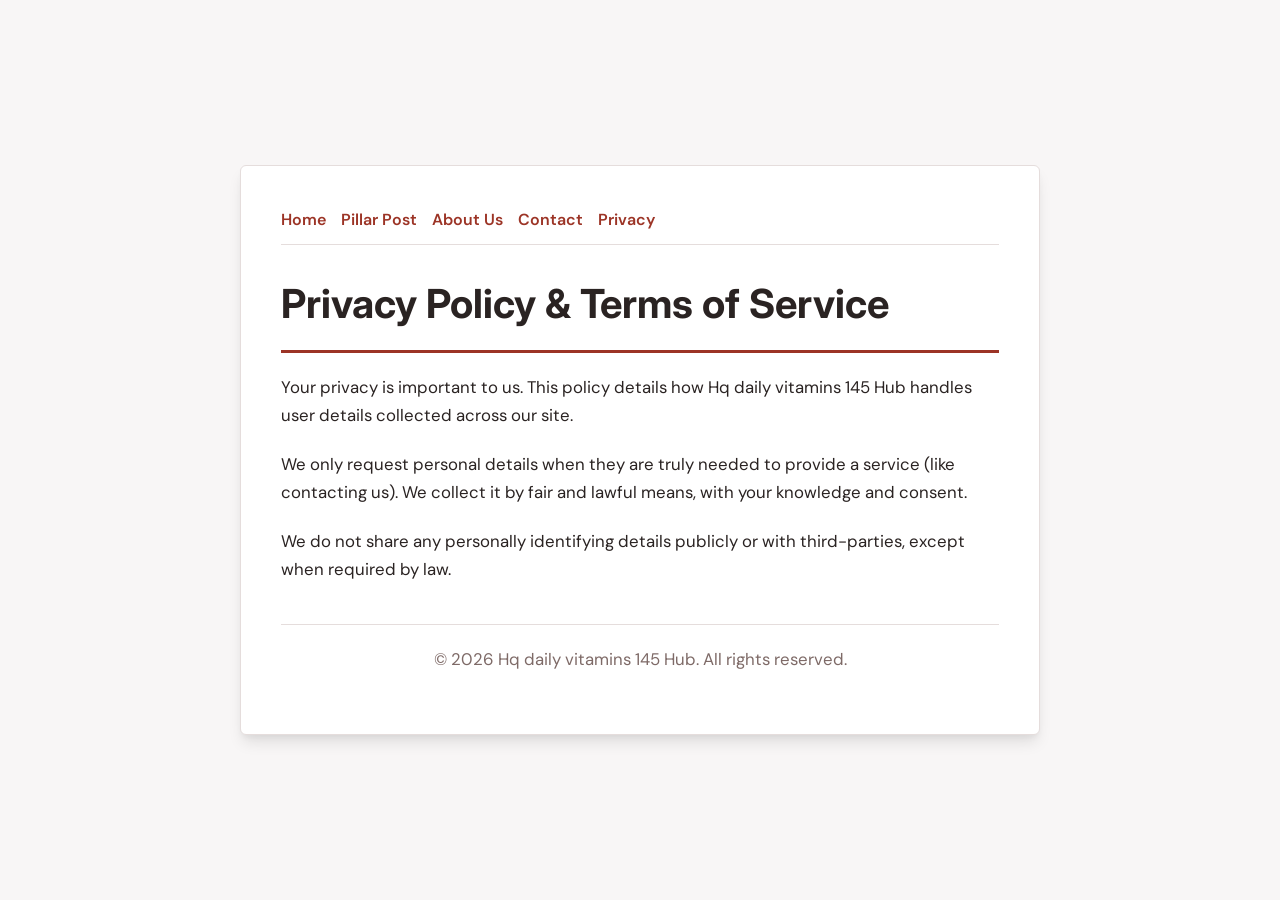
<file: privacy.html>
<!DOCTYPE html>
<html lang="en">
<head>
    <meta charset="UTF-8">
    <meta name="viewport" content="width=device-width, initial-scale=1.0">
    <title>Privacy Policy & Terms of Service - Hq daily vitamins 145 Hub</title>
    <meta name="description" content="Your privacy is important to us. This policy details how Hq daily vitamins 145 Hub handles user details collected across our site.">
    <meta name="geo.region" content="US-CA" />
    <meta name="geo.placename" content="San Francisco" />
    <meta name="geo.position" content="37.7749;-122.4194" />
    <meta name="ICBM" content="37.7749, -122.4194" />
    <link rel="stylesheet" href="style.css">
</head>
<body>
    
        <div class="container" style="max-width: 800px;">
            <nav style="display: flex; gap: 15px; margin-bottom: 25px; border-bottom: 1px solid var(--border-color); padding-bottom: 10px; overflow-x: auto; flex-wrap: wrap;">
            <a href="index.html">Home</a>
            <a href="modern-approaches-to-wellness-health-management-and-prevention.html">Pillar Post</a>
            <a href="about.html">About Us</a>
            <a href="contact.html">Contact</a>
            <a href="privacy.html">Privacy</a>
        </nav>
            <h1>Privacy Policy & Terms of Service</h1>
            <p>Your privacy is important to us. This policy details how Hq daily vitamins 145 Hub handles user details collected across our site.</p>
            <p>We only request personal details when they are truly needed to provide a service (like contacting us). We collect it by fair and lawful means, with your knowledge and consent.</p>
            <p>We do not share any personally identifying details publicly or with third-parties, except when required by law.</p>
            <footer>
                <p>&copy; 2026 Hq daily vitamins 145 Hub. All rights reserved.</p>
            </footer>
        </div>
        
</body>
</html>
</file>
<file: style.css>
@import url('https://fonts.googleapis.com/css2?family=Inter:wght@700&family=DM+Sans:wght@400;600&display=swap');

:root {
    --bg-color: hsl(7, 15%, 97%);
    --card-bg: hsl(7, 15%, 100%);
    --text-color: hsl(7, 10%, 15%);
    --muted-text: hsl(7, 10%, 45%);
    --primary-color: hsl(7, 61%, 38%);
    --accent-color: hsl(127, 65%, 45%);
    --border-color: hsl(7, 15%, 88%);
    --border-radius: 6px;
    --shadow: 0 10px 15px -3px rgba(0, 0, 0, 0.1), 0 4px 6px -2px rgba(0, 0, 0, 0.05);
    --font-headline: 'Inter', sans-serif;
    --font-body: 'DM Sans', sans-serif;
}

* {
    box-sizing: border-box;
    margin: 0;
    padding: 0;
}

body {
    background-color: var(--bg-color);
    color: var(--text-color);
    font-family: var(--font-body);
    line-height: 1.7;
    padding: 20px;
    display: flex;
    justify-content: center;
    min-height: 100vh;
}

a {
    color: var(--primary-color);
    text-decoration: none;
    font-weight: 600;
    transition: color 0.2s ease;
}

a:hover {
    color: var(--accent-color);
    text-decoration: underline;
}

.container {
    width: 100%;
    max-width: 900px;
    background: var(--card-bg);
    border: 1px solid var(--border-color);
    border-radius: var(--border-radius);
    padding: 40px;
    box-shadow: var(--shadow);
    margin: auto;
}

h1, h2, h3 {
    font-family: var(--font-headline);
    margin-bottom: 20px;
    color: var(--text-color);
}

h1 {
    font-size: 2.5rem;
    border-bottom: 3px solid var(--primary-color);
    padding-bottom: 12px;
}

p {
    margin-bottom: 20px;
    font-size: 1.05rem;
}

ul {
    margin-bottom: 20px;
    padding-left: 20px;
}

li {
    margin-bottom: 8px;
}

form {
    display: flex;
    flex-direction: column;
    gap: 15px;
    margin-top: 25px;
}

input, textarea, button {
    padding: 12px;
    border: 1px solid var(--border-color);
    border-radius: var(--border-radius);
    font-family: var(--font-body);
    font-size: 1rem;
    background: var(--bg-color);
    color: var(--text-color);
}

button {
    background: var(--primary-color);
    color: white;
    font-weight: 600;
    border: none;
    cursor: pointer;
    transition: background 0.2s ease;
}

button:hover {
    background: var(--accent-color);
}

footer {
    margin-top: 40px;
    border-top: 1px solid var(--border-color);
    padding-top: 20px;
    font-size: 0.9rem;
    color: var(--muted-text);
    text-align: center;
}
</file>
